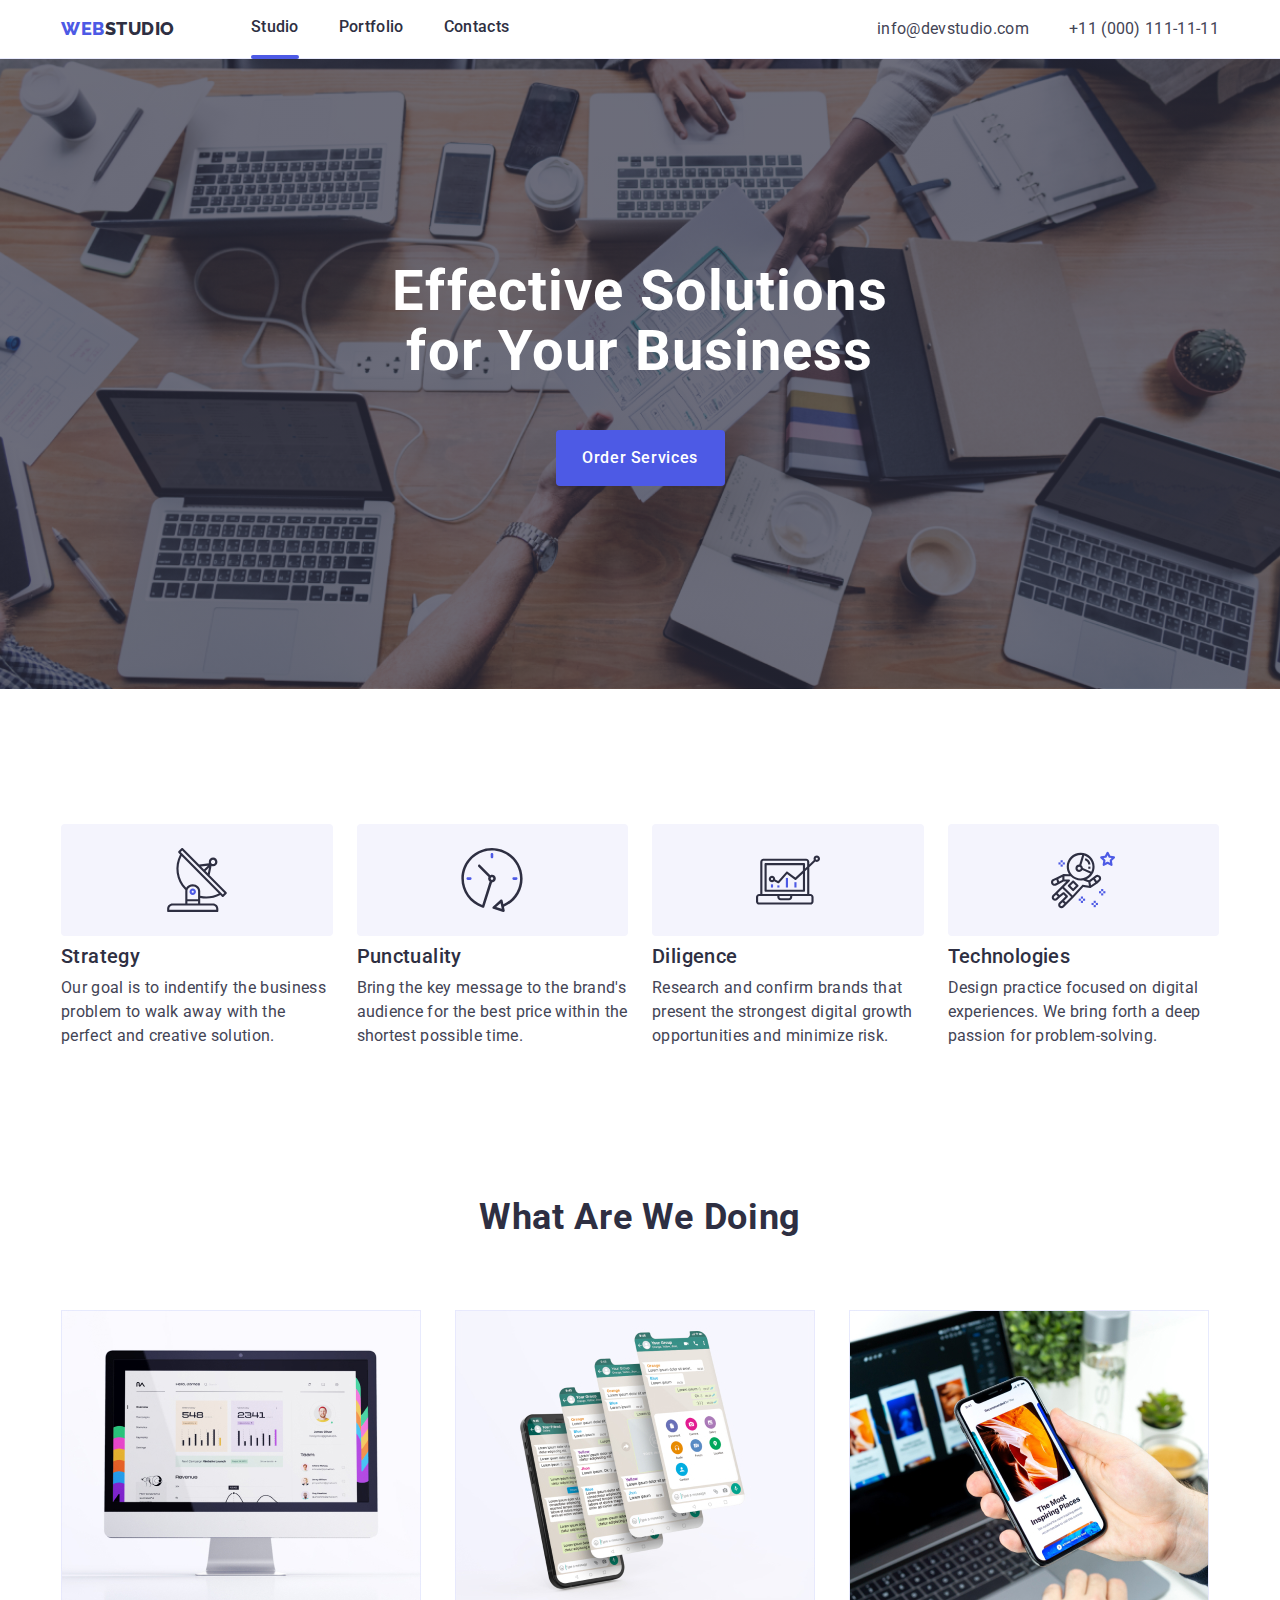
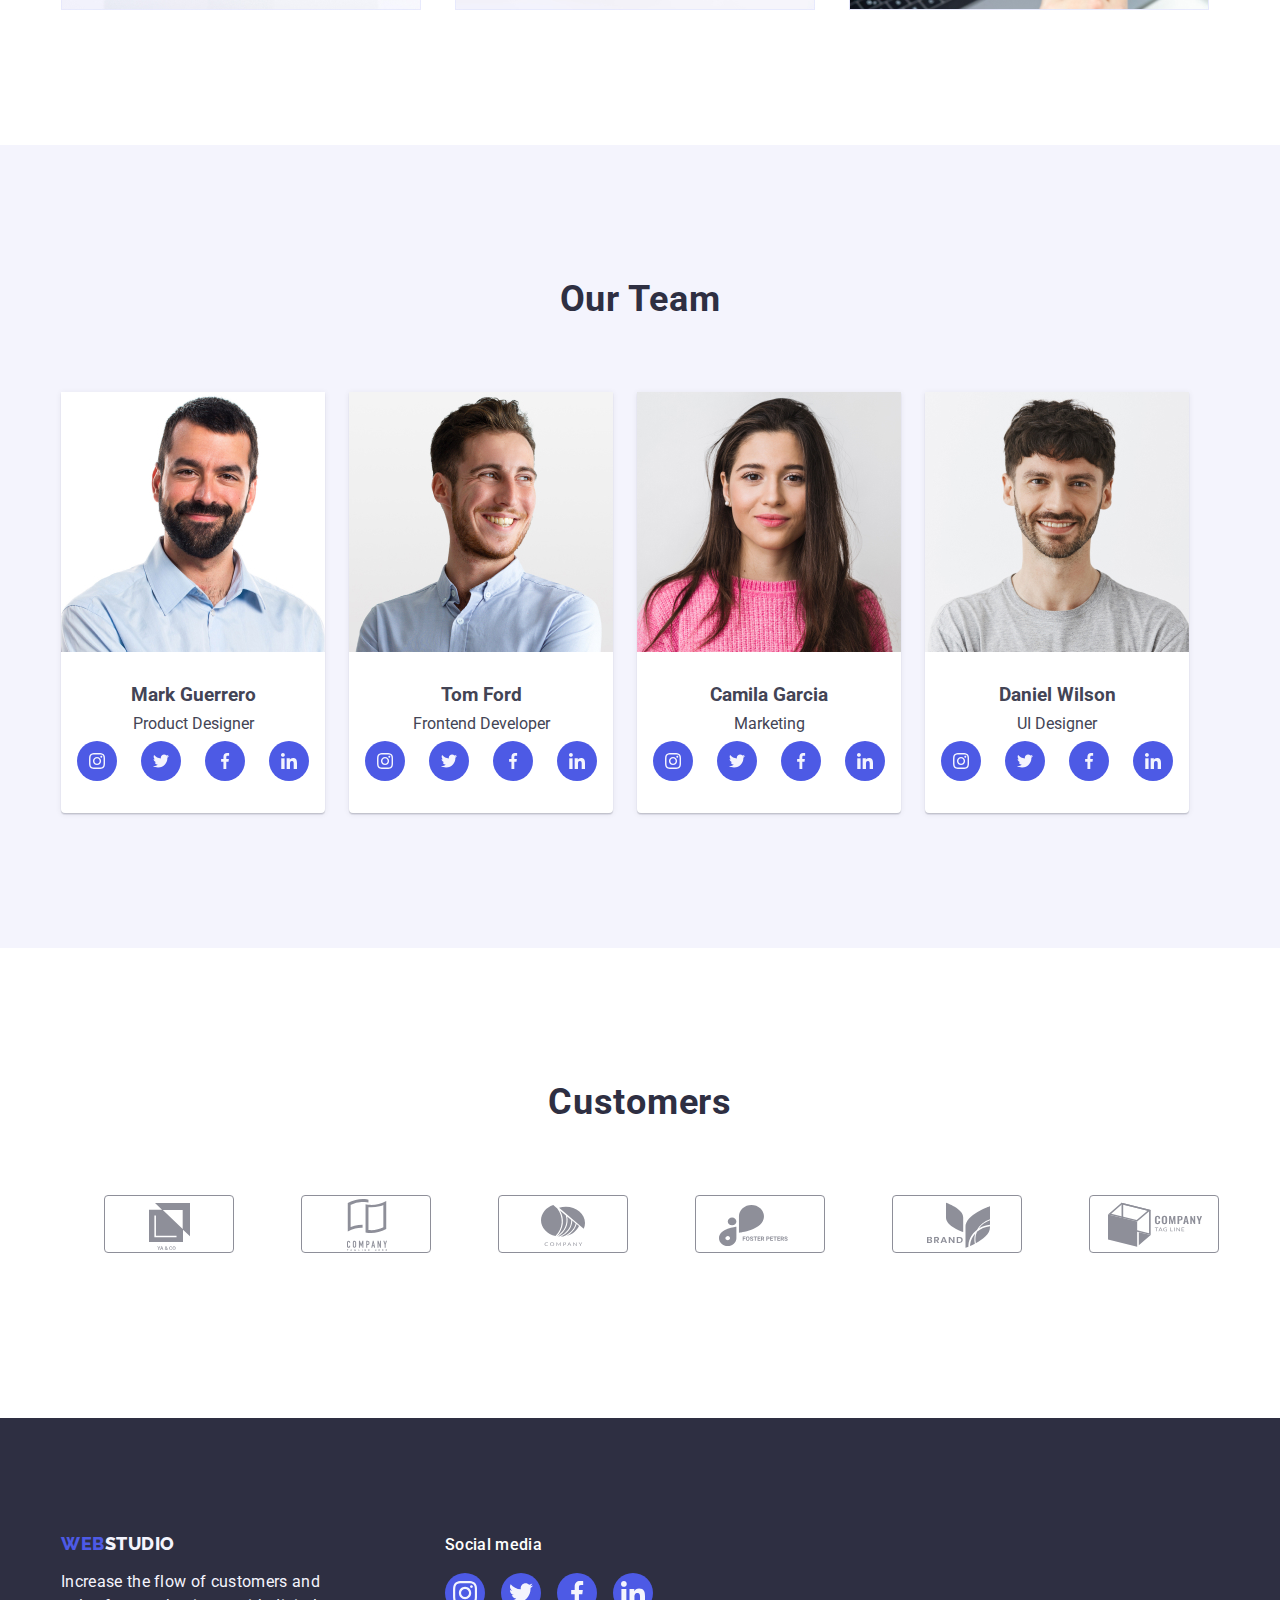
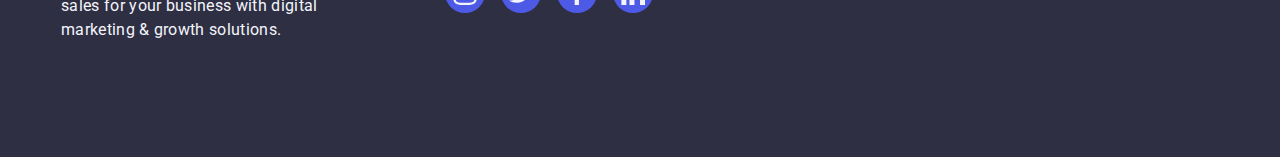
<file: index.html>
<!DOCTYPE html>
<html lang="en">
  <head>
    <meta charset="UTF-8" />
    <meta name="viewport" content="width=device-width, initial-scale=1.0" />
    <title>Index</title>

    <!-- Fonts -->
    <link rel="preconnect" href="https://fonts.googleapis.com" />
    <link rel="preconnect" href="https://fonts.gstatic.com" crossorigin />
    <link
      href="https://fonts.googleapis.com/css2?family=Raleway:wght@100;200;300;400;500;600;700;800;900&family=Roboto:wght@100;300;400;500;700;800;900&display=swap"
      rel="stylesheet"
    />

    <!-- my css -->
    <link rel="stylesheet" href="./css/styles.css" />
  </head>
  <body>
    <!-- my header -->
    <header class="header">
      <div class="top-header container">
        <nav class="nav">
          <a class="logo link" href="./index.html"
            >Web<span class="header-logo">Studio</span></a
          >

          <ul class="menu list">
            <li class="list-item">
              <a class="active item link" href="./index.html">Studio</a>
            </li>
            <li class="list-item">
              <a class="item link" href="./portfolio.html">Portfolio</a>
            </li>
            <li class="list-item">
              <a class="item link" href="">Contacts</a>
            </li>
          </ul>
        </nav>

        <address class="contacts">
          <ul class="address list">
            <li class="contact-item">
              <a class="contact link" href="mailto:info@devstudio.com"
                >info@devstudio.com</a
              >
            </li>
            <li class="contact-item">
              <a class="contact link" href="tel:+110001111111"
                >+11 (000) 111-11-11</a
              >
            </li>
          </ul>
        </address>
      </div>
    </header>

    <!-- my main -->
    <main>
      <!-- 1stsection -->
      <section class="first-section">
          <div class="container hero-container">
        <h1 class="main-header">Effective Solutions for Your Business</h1>
        <!-- Modal Start HW05 -->
        <button class="hero-button" type="button" data-modal-open>Order Services</button>
        <div class="boxing is-hidden" data-modal>
          <div class="modal">
            <button class="modal-close-button" data-modal-close>&times;</button>
          </div> 
        </div>
    </section>
    </div>

      <!-- 2ndsection-->
      <section class="second-section">
        <div class="container">
          <h2 class="visual-hidden">List</h2>
          <ul class="info list">
            <!-- Antenna Icon -->
            <li class="info-card">
              <div class="icon-container">
                <svg xmlns="http://www.w3.org/2000/svg" width="64" height="64">
                  <use href="./images/icons.svg#antenna"></use>
                </svg>
              </div>
              <h3 class="list-header">Strategy</h3>
              <p class="list-text">
                Our goal is to indentify the business problem to walk away with
                the perfect and creative solution.
              </p>
            </li>
            <!-- Clock Icon -->
            <li class="info-card">
              <div class="icon-container">
                <svg xmlns="http://www.w3.org/2000/svg" width="64" height="64">
                  <use href="./images/icons.svg#clock"></use>
                </svg>
              </div>
              <h3 class="list-header">Punctuality</h3>
              <p class="list-text">
                Bring the key message to the brand's audience for the best price
                within the shortest possible time.
              </p>
            </li>
              <!-- Diagram Icon -->
            <li class="info-card">
              <div class="icon-container">
                <svg xmlns="http://www.w3.org/2000/svg" width="64" height="64">
                  <use href="./images/icons.svg#diagram"></use>
                </svg>
              </div>
              <h3 class="list-header">Diligence</h3>
              <p class="list-text">
                Research and confirm brands that present the strongest digital
                growth opportunities and minimize risk.
              </p>
            </li>
              <!-- Astronaut Out of Balance -->
            <li class="info-card">
              <div class="icon-container">
                <svg xmlns="http://www.w3.org/2000/svg" width="64" height="64">
                  <use href="./images/icons.svg#astronaut"></use>
                </svg>
              </div>
              <h3 class="list-header">Technologies</h3>
              <p class="list-text">
                Design practice focused on digital experiences. We bring forth a
                deep passion for problem-solving.
              </p>
            </li>
          </ul>
        </div>
      </section>

      <!-- 3rdSection-->

      <section class="third-section">
        <div class="container">
          <h2 class="header-title">What are we doing</h2>
          <ul class="service list">
            <li class="service-info">
              <img
                src="./images/desktop-images.jpg"
                alt="Image of a desktop"
                width="360"
              />
            </li>
            <li class="service-info">
              <img
                src="./images/mobile-apps-image.jpg"
                alt="Image of a mobile application"
                width="360"
              />
            </li>
            <li class="service-info">
              <img
                src="./images/mobile-image.jpg"
                alt="Image of a mobile phone"
                width="360"
              />
            </li>
          </ul>
        </div>
      </section>

      <!-- 4thsection -->

      <section class="fourth-section">
        <div class="container">
          <h2 class="header-title">Our Team</h2>
          <ul class="list team">
            <!-- Member 1 -->
            <li class="team-member">
              <img
                src="./images/mark.jpg"
                alt="Image of Mark Guerrero"
                width="264"
              />
              <div class="member-info">
                <h3 class="list-header">Mark Guerrero</h3>
                <p class="list-text">Product Designer</p>
                <ul class="list socmed-info">
                  <!-- Instagram Logo -->
                  <li class="socmed-items">
                    <a href="" class="socmed-link">
                      <svg
                        class="socmed-icon"
                        xmlns="http://www.w3.org/2000/svg"
                        width="16"
                        height="16"
                      >
                        <use href="./images/icons.svg#instagram"></use>
                      </svg>
                    </a>
                  </li>
                  <!-- Twitter Logo -->
                  <li class="socmed-items">
                    <a href="" class="socmed-link">
                      <svg
                        class="socmed-icon"
                        xmlns="http://www.w3.org/2000/svg"
                        width="16"
                        height="16"
                      >
                        <use href="./images/icons.svg#twitter"></use>
                      </svg>
                    </a>
                  </li>

                  <!-- Facebook Logo -->
                  <li class="socmed-items">
                    <a href="" class="socmed-link">
                      <svg
                        class="socmed-icon"
                        xmlns="http://www.w3.org/2000/svg"
                        width="16"
                        height="16"
                      >
                        <use href="./images/icons.svg#facebook"></use>
                      </svg>
                    </a>
                  </li>

                  <!-- LinkedIn Logo -->
                  <li class="socmed-items">
                    <a href="" class="socmed-link">
                      <svg
                        class="socmed-icon"
                        xmlns="http://www.w3.org/2000/svg"
                        width="16"
                        height="16"
                      >
                        <use href="./images/icons.svg#linkedin"></use>
                      </svg>
                    </a>
                  </li>
                </ul>
              </div>
            </li>

            <!-- Member 2 -->
            <li class="team-member">
              <img src="./images/tom.jpg" alt="Image of Tom Ford" width="264" />

              <div class="member-info">
                <h3 class="list-header">Tom Ford</h3>
                <p class="list-text">Frontend Developer</p>
                <ul class="list socmed-info">
                  <!-- Instagram Logo -->
                  <li class="socmed-items">
                    <a href="" class="socmed-link">
                      <svg
                        class="socmed-icon"
                        xmlns="http://www.w3.org/2000/svg"
                        width="16"
                        height="16"
                      >
                        <use href="./images/icons.svg#instagram"></use>
                      </svg>
                    </a>
                  </li>
                  <!-- Twitter Logo -->
                  <li class="socmed-items">
                    <a href="" class="socmed-link">
                      <svg
                        class="socmed-icon"
                        xmlns="http://www.w3.org/2000/svg"
                        width="16"
                        height="16"
                      >
                        <use href="./images/icons.svg#twitter"></use>
                      </svg>
                    </a>
                  </li>

                  <!-- Facebook Logo -->
                  <li class="socmed-items">
                    <a href="" class="socmed-link">
                      <svg
                        class="socmed-icon"
                        xmlns="http://www.w3.org/2000/svg"
                        width="16"
                        height="16"
                      >
                        <use href="./images/icons.svg#facebook"></use>
                      </svg>
                    </a>
                  </li>

                  <!-- LinkedIn Logo -->
                  <li class="socmed-items">
                    <a href="" class="socmed-link">
                      <svg
                        class="socmed-icon"
                        xmlns="http://www.w3.org/2000/svg"
                        width="16"
                        height="16"
                      >
                        <use href="./images/icons.svg#linkedin"></use>
                        </svg>
                    </a>
                  </li>
                </ul>
              </div>
            </li>

            <!-- Member 3 -->
            <li class="team-member">
              <img
                src="./images/camila.jpg"
                alt="Image of Camila Garcia"
                width="264"
              />
              <div class="member-info">
                <h3 class="list-header">Camila Garcia</h3>
                <p class="list-text">Marketing</p>
                <ul class="list socmed-info">
                  <!-- Instagram Logo -->
                  <li class="socmed-items">
                    <a href="" class="socmed-link">
                      <svg
                        class="socmed-icon"
                        xmlns="http://www.w3.org/2000/svg"
                        width="16"
                        height="16"
                      >
                        <use href="./images/icons.svg#instagram"></use>
                      </svg>
                    </a>
                  </li>
                  <!-- Twitter Logo -->
                  <li class="socmed-items">
                    <a href="" class="socmed-link">
                      <svg
                        class="socmed-icon"
                        xmlns="http://www.w3.org/2000/svg"
                        width="16"
                        height="16"
                      >
                        <use href="./images/icons.svg#twitter"></use>
                      </svg>
                    </a>
                  </li>

                  <!-- Facebook Logo -->
                  <li class="socmed-items">
                    <a href="" class="socmed-link">
                      <svg
                        class="socmed-icon"
                        xmlns="http://www.w3.org/2000/svg"
                        width="16"
                        height="16"
                      >
                        <use href="./images/icons.svg#facebook"></use>
                      </svg>
                    </a>
                  </li>

                  <!-- LinkedIn Logo -->
                  <li class="socmed-items">
                    <a href="" class="socmed-link">
                      <svg
                        class="socmed-icon"
                        xmlns="http://www.w3.org/2000/svg"
                        width="16"
                        height="16"
                      >
                        <use href="./images/icons.svg#linkedin"></use>
                      </svg>
                    </a>
                  </li>
                </ul>
              </div>
            </li>

            <!-- Member 4 -->
            <li class="team-member">
              <img
                src="./images/daniel.jpg"
                alt="Image of Daniel Wilson"
                width="264"
              />
              <div class="member-info">
                <h3 class="list-header">Daniel Wilson</h3>
                <p class="list-text">UI Designer</p>
                <ul class="list socmed-info">
                  <!-- Instagram Logo -->
                  <li class="socmed-items">
                    <a href="" class="socmed-link">
                      <svg
                        class="socmed-icon"
                        xmlns="http://www.w3.org/2000/svg"
                        width="16"
                        height="16"
                      >
                        <use href="./images/icons.svg#instagram"></use>
                      </svg>
                    </a>
                  </li>
                  <!-- Twitter Logo -->
                  <li class="socmed-items">
                    <a href="" class="socmed-link">
                      <svg
                        class="socmed-icon"
                        xmlns="http://www.w3.org/2000/svg"
                        width="16"
                        height="16"
                      >
                        <use href="./images/icons.svg#twitter"></use>
                      </svg>
                    </a>
                  </li>

                  <!-- Facebook Logo -->
                  <li class="socmed-items">
                    <a href="" class="socmed-link">
                      <svg
                        class="socmed-icon"
                        xmlns="http://www.w3.org/2000/svg"
                        width="16"
                        height="16"
                      >
                        <use href="./images/icons.svg#facebook"></use>
                      </svg>
                    </a>
                  </li>

                  <!-- LinkedIn Logo -->
                  <li class="socmed-items">
                    <a href="" class="socmed-link">
                      <svg
                        class="socmed-icon"
                        xmlns="http://www.w3.org/2000/svg"
                        width="16"
                        height="16"
                      >
                        <use href="./images/icons.svg#linkedin"></use>
                       </svg>
                    </a>
                  </li>
                </ul>
              </div>
            </li>
          </ul>
        </div>
      </section>

      <!-- 5th Section -->

      <section class="fifth-section">
        <div class="container">
          <h2 class="header-title">Customers</h2>
          <ul class="list customer">

            <!-- Client #1 -->
            <li class="customer-list"></li>
              <a href="" class="customer-link">
                <svg
                  xmlns="http://www.w3.org/2000/svg"
                  width="104"
                  height="56"
                  class="customer-icon"
                >
                  <use href="./images/icons.svg#client-1"></use>
                </svg>
              </a>
            </li>

            <!-- Client #2 -->
             <li class="customer-list"></li>
              <a href="" class="customer-link">
                <svg
                  xmlns="http://www.w3.org/2000/svg"
                  width="104"
                  height="56"
                  class="customer-icon"
                >
                  <use href="./images/icons.svg#client-2"></use>
                </svg>
              </a>
            </li>

            <!-- Client #3 -->
             <li class="customer-list"></li>
              <a href="" class="customer-link">
                <svg
                  xmlns="http://www.w3.org/2000/svg"
                  width="104"
                  height="56"
                  class="customer-icon"
                >
                  <use href="./images/icons.svg#client-3"></use>
                </svg>
              </a>
            </li>

            <!-- Client #4 -->
             <li class="customer-list"></li>
              <a href="" class="customer-link">
                <svg
                  xmlns="http://www.w3.org/2000/svg"
                  width="104"
                  height="56"
                  class="customer-icon"
                >
                  <use href="./images/icons.svg#client-4"></use>
                </svg>
              </a>
            </li>
            
            <!-- Client #5 -->
             <li class="customer-list"></li>
              <a href="" class="customer-link">
                <svg
                  xmlns="http://www.w3.org/2000/svg"
                  width="104"
                  height="56"
                  class="customer-icon"
                >
                  <use href="./images/icons.svg#client-5"></use>
                </svg>
              </a>
            </li>

            <!-- Client #6 -->
             <li class="customer-list"></li>
              <a href="" class="customer-link">
                <svg
                  xmlns="http://www.w3.org/2000/svg"
                  width="104"
                  height="56"
                  class="customer-icon"
                >
                  <use href="./images/icons.svg#client-6"></use>
                </svg>
              </a>
            </li>
          </ul>
        </div>
      </section>
    </main>

    <!-- myfooter -->

    <footer class="footer">
      <div class="container">
        <!-- Logo & Text -->
        <div class="wrapper">
          <a class="logo link" href="./index.html"
            >Web<span class="footer-logo">Studio</span></a
          >
          <p class="footer-text">
            Increase the flow of customers and sales for your business with
            digital marketing & growth solutions.
          </p>
        </div>
          <!-- Social Media Logo -->
        <div class="wrapper">
          <p class="footer-socmed-header">Social media</p>
          <ul class="list footer-socmed">

            <!-- Instagram Logo -->
            <li class="footer-socmed-icon">
              <a href="" class="footer-socmed-link">
                <svg
                  class="footer-socmed-svg"
                  xmlns="http://www.w3.org/2000/svg"
                  width="24"
                  height="24"
                >
                  <use href="./images/icons.svg#instagram-footer"></use>
                </svg>
              </a>
            </li>

            <!-- Twitter Logo -->
            <li class="footer-socmed-icon">
              <a href="" class="footer-socmed-link">
                <svg
                  class="footer-socmed-svg"
                  xmlns="http://www.w3.org/2000/svg"
                  width="24"
                  height="24"
                >
                  <use href="./images/icons.svg#twitter-footer"></use>
                </svg>
              </a>
            </li>

            <!-- Facebook Logo -->
            <li class="footer-socmed-icon">
              <a href="" class="footer-socmed-link">
                <svg
                  class="footer-socmed-svg"
                  xmlns="http://www.w3.org/2000/svg"
                  width="24"
                  height="24"
                >
                  <use href="./images/icons.svg#facebook-footer"></use>
                </svg>
              </a>
            </li>

            <!-- LinkedIn Logo -->
            <li class="footer-socmed-icon">
              <a href="" class="footer-socmed-link">
                <svg
                  class="footer-socmed-svg"
                  xmlns="http://www.w3.org/2000/svg"
                  width="24"
                  height="24"
                >
                  <use href="./images/icons.svg#linkedin-footer"></use>
                </svg>
              </a>
            </li>
          </ul>
        </div>
      </div>
    </footer>

    
    <!-- For HW05 Modal JS -->
    <script src="./js/modal.js"></script>

  </body>
</html>
</file>
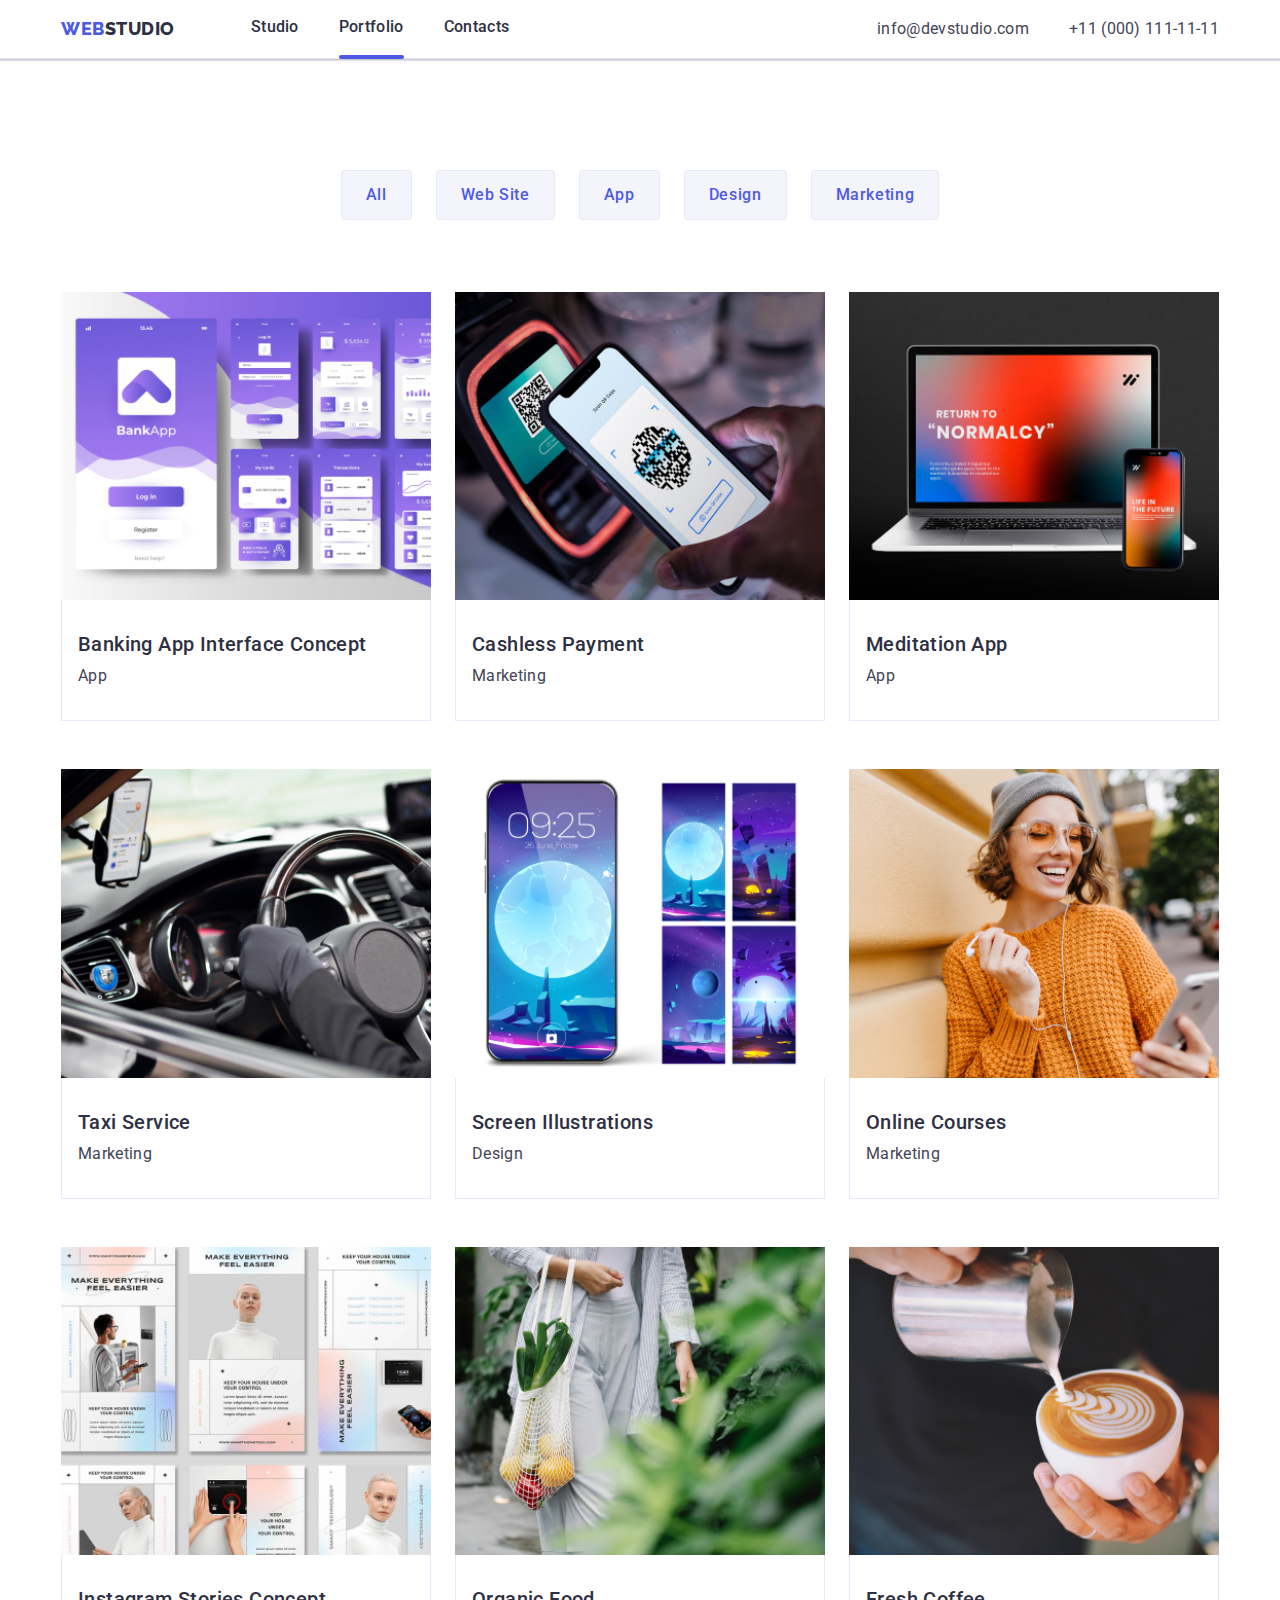
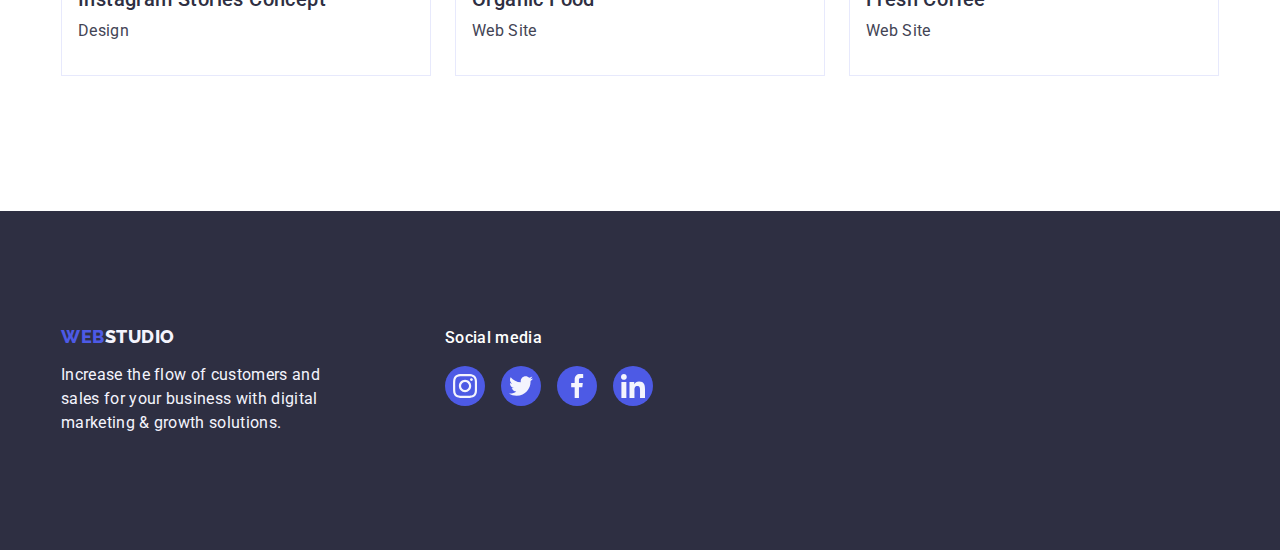
<file: portfolio.html>
<!DOCTYPE html>
<html lang="en">
  <head>
    <meta charset="UTF-8" />
    <meta name="viewport" content="width=device-width, initial-scale=1.0" />
    <title>Portfolio</title>

    <!-- Fonts -->
    <link rel="preconnect" href="https://fonts.googleapis.com" />
    <link rel="preconnect" href="https://fonts.gstatic.com" crossorigin />
    <link
      href="https://fonts.googleapis.com/css2?family=Raleway:wght@100;200;300;400;500;600;700;800;900&family=Roboto:wght@100;300;400;500;700;800;900&display=swap"
      rel="stylesheet"
    />

    <!-- my css -->
    <link rel="stylesheet" href="./css/styles.css" />
  </head>
  <body>
    <!-- my headers -->
    <header class="header">
      <div class="top-header container">
        <nav class="nav">
          <a class="logo link" href="./index.html"
            >Web<span class="header-logo">Studio</span></a
          >

          <ul class="list menu">
            <li class="list-item">
              <a class="item link" href="./index.html">Studio</a>
            </li>
            <li class="list-item">
              <a class="active item link" href="./portfolio.html">Portfolio</a>
            </li>
            <li class="list-item">
              <a class="item link" href="">Contacts</a>
            </li>
          </ul>
        </nav>

        <address class="contacts">
          <ul class="list">
            <li class="contact-item">
              <a class="contact link" href="mailto:info@devstudio.com"
                >info@devstudio.com</a
              >
            </li>
            <li class="contact-item">
              <a class="contact link" href="tel:+110001111111"
                >+11 (000) 111-11-11</a
              >
            </li>
          </ul>
        </address>
      </div>
    </header>

    <!-- my Main  -->
    <main>
      <section class="services-section">
        <div class="container">
          <h1 class="visual-hidden">Services</h1>

          <!-- The Buttons -->
          <ul class="btn list">
            <li><button type="button" class="btn-menu">All</button></li>
            <li><button type="button" class="btn-menu">Web Site</button></li>
            <li><button type="button" class="btn-menu">App</button></li>
            <li><button type="button" class="btn-menu">Design</button></li>
            <li><button type="button" class="btn-menu">Marketing</button></li>
          </ul>

          <!-- The Services  -->

          <ul class="svc list">
            <li class="project svc-item">
              <div class="project-image">
              <a class="svc link" href="">
                <img
                  src="./images/imgmobile.jpg"
                  alt="Image of mobile bank"
                  width="370"
                />
                <div class="project-image-caption">
                  <p>
                   My wealth and treasure? It can be yours if you want it! Search for it! I left everything in that one place.
                  </p>
                </div>
                </div>
                <div class="svc-info">
                  <h2 class="list-header">Banking App Interface Concept</h2>
                  <p class="list-text">App</p>
                </div>
              </a>
            </li>

            <li class="project svc-item">
              <div class="project-image">
              <a class="svc link" href="">
                <img
                  src="./images/imgpayment.jpg"
                  alt="Image of a mobile payment"
                  width="370"
                />
                <div class="project-image-caption">
                  <p> My wealth and treasure? It can be yours if you want it! Search for it! I left everything in that one place.</p>
                </div>
                </div>
                <div class="svc-info">
                  <h2 class="list-header">Cashless Payment</h2>
                  <p class="list-text">Marketing</p>
                </div>
              </a>
            </li>

            <li class="project svc-item">
              <div class="project-image">
              <a class="svc link" href="">
                <img
                  src="./images/imglaptop.jpg"
                  alt="Image of a meditation app"
                  width="370"
                />
                <div class="project-image-caption">
                  <p> My wealth and treasure? It can be yours if you want it! Search for it! I left everything in that one place.</p>
                </div>
                </div>
                <div class="svc-info">
                  <h2 class="list-header">Meditation App</h2>
                  <p class="list-text">App</p>
                </div>
              </a>
            </li>

            <li class="project svc-item">
              <div class="project-image">
              <a class="svc link" href="">
                <img
                  src="./images/imgcar.jpg"
                  alt="Image of a driving"
                  width="370"
                />
                <div class="project-image-caption">
                  <p> My wealth and treasure? It can be yours if you want it! Search for it! I left everything in that one place.</p>
                </div>
                </div>
                <div class="svc-info">
                  <h2 class="list-header">Taxi Service</h2>
                  <p class="list-text">Marketing</p>
                </div>
              </a>
            </li>

            <li class="project svc-item">
              <div class="project-image">
              <a class="svc link" href="">
                <img
                  src="./images/imgwall.jpg"
                  alt="Image of a screen Illustrations"
                  width="370"
                />
                <div class="project-image-caption">
                  <p> My wealth and treasure? It can be yours if you want it! Search for it! I left everything in that one place.</p>
                </div>
                </div>
                <div class="svc-info">
                  <h2 class="list-header">Screen Illustrations</h2>
                  <p class="list-text">Design</p>
                </div>
              </a>
            </li>

            <li class="project svc-item">
              <div class="project-image">
              <a class="svc link" href="">
                <img
                  src="./images/imggirlsg.jpg"
                  alt="Image of a Online Courses "
                  width="370"
                />
                <div class="project-image-caption">
                  <p> My wealth and treasure? It can be yours if you want it! Search for it! I left everything in that one place..</p>
                </div>
                </div>
                <div class="svc-info">
                  <h2 class="list-header">Online Courses</h2>
                  <p class="list-text">Marketing</p>
                </div>
              </a>
            </li>

            <li class="project svc-item">
              <div class="project-image">
              <a class="svc link" href="">
                <img
                  src="./images/imggirldesign.jpg"
                  alt="Image of Instagram Stories "
                  width="370"
                />
                <div class="project-image-caption">
                  <p>My wealth and treasure? It can be yours if you want it! Search for it! I left everything in that one place.</p>
                </div>
                </div>
                <div class="svc-info">
                  <h2 class="list-header">Instagram Stories Concept</h2>
                  <p class="list-text">Design</p>
                </div>
              </a>
            </li>

            <li class="project svc-item">
              <div class="project-image">
              <a class="svc link" href="">
                <img
                  src="./images/imgvegie.jpg"
                  alt="Image of Vegetable "
                  width="370"
                />
                <div class="project-image-caption">
                  <p> My wealth and treasure? It can be yours if you want it! Search for it! I left everything in that one place.</p>
                </div>
                </div>
                <div class="svc-info">
                  <h2 class="list-header">Organic Food</h2>
                  <p class="list-text">Web Site</p>
                </div>
              </a>
            </li>

            <li class="project svc-item">
              <div class="project-image">
              <a class="svc link" href="">
                <img
                  src="./images/imgcoffee.jpg"
                  alt="Image of a Fresh Coffee "
                  width="370"
                />
                <div class="project-image-caption">
                  <p> My wealth and treasure? It can be yours if you want it! Search for it! I left everything in that one place.</p>
                </div>
                </div>
                <div class="svc-info">
                  <h2 class="list-header">Fresh Coffee</h2>
                  <p class="list-text">Web Site</p>
                </div>
              </a>
            </li>
          </ul>
        </div>
      </section>
    </main>

    <!-- myfooter -->

    <footer class="footer">
      <div class="container">
        <!-- Logo & Text -->
        <div class="wrapper">
          <a class="logo link" href="./index.html"
            >Web<span class="footer-logo">Studio</span></a
          >
          <p class="footer-text">
            Increase the flow of customers and sales for your business with
            digital marketing & growth solutions.
          </p>
        </div>
        <!-- Social Media Logo -->
        <div class="wrapper">
          <p class="footer-socmed-header">Social media</p>
          <ul class="list footer-socmed">
            <!-- Instagram Logo -->
            <li class="footer-socmed-icon">
              <a href="" class="footer-socmed-link">
                <svg
                  class="footer-socmed-svg"
                  xmlns="http://www.w3.org/2000/svg"
                  width="24"
                  height="24"
                >
                  <use href="./images/icons.svg#instagram-footer"></use>
                </svg>
              </a>
            </li>

            <!-- Twitter Logo -->
            <li class="footer-socmed-icon">
              <a href="" class="footer-socmed-link">
                <svg
                  class="footer-socmed-svg"
                  xmlns="http://www.w3.org/2000/svg"
                  width="24"
                  height="24"
                >
                  <use href="./images/icons.svg#twitter-footer"></use>
                </svg>
              </a>
            </li>

            <!-- Facebook Logo -->
            <li class="footer-socmed-icon">
              <a href="" class="footer-socmed-link">
                <svg
                  class="footer-socmed-svg"
                  xmlns="http://www.w3.org/2000/svg"
                  width="24"
                  height="24"
                >
                  <use href="./images/icons.svg#facebook-footer"></use>
                </svg>
              </a>
            </li>

            <!-- LinkedIn Logo -->
            <li class="footer-socmed-icon">
              <a href="" class="footer-socmed-link">
                <svg
                  class="footer-socmed-svg"
                  xmlns="http://www.w3.org/2000/svg"
                  width="24"
                  height="24"
                >
                  <use href="./images/icons.svg#linkedin-footer"></use>
                </svg>
              </a>
            </li>
          </ul>
        </div>
      </div>
    </footer>
  </body>
</html>
</file>
<file: css/styles.css>
* {
  margin: 0;
  padding: 0;
}

:root {
  --slate: #434455;
  --iris: #4d5ae5;
  --white: #ffffff;
  --navy-blue: #2e2f42;
  --ocean: #404bbf;
  --cloud: #f4f4fd;
  --cornflower: #e7e9fc;
  --light-slate: #8e8f99;
  --green: #31d0aa;
  --navy-blue-modal: rgba(46, 47, 66, 0.4);
  --dairy: #fcfcfc;
}
/* forr index */
body {
  font-family: 'Roboto', sans-serif;
  color: var(--slate);
  background-color: var(--white);
}

/* forr header */
.logo {
  font-family: 'Raleway', sans-serif;
  font-weight: 800;
  font-size: 18px;
  line-height: 1.17;
  letter-spacing: 0.03em;
  text-transform: uppercase;
  color: var(--iris);
}

.header {
  border-bottom: 1px solid var(--cornflower);
  box-shadow: 0px 2px 1px rgba(46, 47, 66, 0.08),
    0px 1px 1px rgba(46, 47, 66, 0.16), 0px 1px 6px rgba(46, 47, 66, 0.08);
}

.top-header {
  display: flex;
  justify-content: space-between;
}

.nav,
.contacts {
  display: flex;
  align-items: center;
}

.container {
  width: 1158px;
  margin: 0 auto;
  padding: 15px 0px;
}

.logo {
  margin-right: 76px;
}

/* for navigation items*/
.link {
  text-decoration: none;
}

.header-logo {
  color: var(--navy-blue);
}

/* For HW05 */

.active.link {
  color: var(--ocean);
  position: relative;
  transition: color 250ms cubic-bezier(0.4, 0, 0.2, 1);
}

.contact-item > .link {
  transition: color 250ms cubic-bezier(0.4, 0, 0.2, 1);
}

.active::after {
  content: '';
  position: relative;
  display: block;
  left: 0;
  bottom: -16px;
  height: 4px;
  background-color: var(--iris);
  border-radius: 2px;
  width: 100%;
}

.list {
  list-style: none;
}
.nav > .list {
  display: flex;
  gap: 40px;
}
.list-item > .item {
  font-weight: 500;
  font-size: 16px;
  line-height: 1.5;
  letter-spacing: 0.02em;
  color: var(--navy-blue);
}

li > .link:hover,
li > .link:focus {
  color: var(--ocean);
}

/* for address */
.contacts {
  font-style: normal;
}

.contact-item > .contact {
  font-size: 16px;
  line-height: 1.5;
  letter-spacing: 0.02em;
  color: var(--slate);
}
.contacts > .list {
  display: flex;
  gap: 40px;
}

.contact {
  font-size: 16px;
  line-height: 1.5;
  letter-spacing: 0.02em;
  color: var(--slate);
  padding: 24px 0;
}

/* 1st section*/
.first-section {
  background-color: var(--navy-blue);
  padding: 188px 0;

  /* For HW04 */

  background-image: linear-gradient(
      rgba(46, 47, 66, 0.7),
      rgba(46, 47, 66, 0.7)
    ),
    url(../images/hero-img.jpg);
  background-repeat: no-repeat, no-repeat;
  background-position: center, center;
  background-size: cover;
  max-width: 1440px, 1440px;
}

.main-header {
  font-size: 56px;
  line-height: 1.07;
  text-align: center;
  letter-spacing: 0.02em;
  color: var(--white);
  max-width: 496px;
  margin: 0 auto 48px;
}

.hero-button {
  background-color: var(--iris);
  font-family: inherit;
  font-weight: 500;
  font-size: 16px;
  line-height: 1.5;
  letter-spacing: 0.04em;
  color: var(--white);
  cursor: pointer;
  display: block;
  min-width: 169px;
  height: 56px;
  border: none;
  border-radius: 4px;
  margin: 0 auto;
  transition: background-color 250ms cubic-bezier(0.4, 0, 0.2, 1);
}

.hero-button:hover,
.hero-button:focus {
  background-color: var(--ocean);
}

/*2nd section*/

.visual-hidden {
  position: absolute;
  width: 1px;
  height: 1px;
  margin: -1px;
  border: 0;
  padding: 0;
  white-space: nowrap;
  clip-path: inset(100%);
  clip: rect(0 0 0 0);
  overflow: hidden;
}

.info .list-header,
.svc .list-header {
  font-weight: 500;
  font-size: 20px;
  line-height: 1.2;
  letter-spacing: 0.02em;
  color: var(--navy-blue);
  margin-bottom: 8px;
  text-align: left;
}

.info .list-text,
.svc .list-text {
  font-size: 16px;
  line-height: 1.5;
  letter-spacing: 0.02em;
  color: var(--slate);
  text-align: left;
}
.second-section {
  padding: 120px 0;
}
.info.list {
  display: flex;
  gap: 24px;
}

/* For HW04 */

.icon-container {
  display: flex;
  align-items: center;
  justify-content: center;
  height: 112px;
  background-color: var(--cloud);
  border-radius: 4px;
  margin-bottom: 8px;
}

.info-card {
  flex-basis: calc((100% - 72px) / 4);
}

/*3rd section*/

.header-title {
  font-size: 36px;
  line-height: 1.11;
  text-align: center;
  letter-spacing: 0.02em;
  text-transform: capitalize;
  color: var(--navy-blue);
  margin-bottom: 72px;
}
.third-section {
  padding-bottom: 120px;
}

.service.list {
  display: flex;
  gap: 24px;
}
.service-info {
  flex-basis: calc((100% - 48px) / 3);
}
/*4th section*/
.fourth-section {
  background-color: var(--cloud);
  padding: 120px 0;
}
.team.list {
  display: flex;
  gap: 24px;
}

.team-member {
  background-color: var(--white);
  flex-basis: calc((100% -72px) / 4);
  border-radius: 0 0 4px 4px;

  /* For HW04 */
  box-shadow: 0px 1px 6px rgba(46, 47, 66, 0.08),
    0px 1px 1px rgba(46, 47, 66, 0.16), 0px 2px 1px rgba(46, 47, 66, 0.08);
}

.member-info {
  padding: 32px 0;
}

.list-header {
  text-align: center;
  margin-bottom: 8px;
}

.list-text {
  text-align: center;
}

/* For HW04 */
.socmed-info {
  gap: 24px;
  margin-top: 8px;
  display: flex;
  justify-content: center;
}

.socmed-items {
  width: 40px;
  height: 40px;
}

.socmed-link {
  display: flex;
  align-items: center;
  justify-content: center;
  width: 100%;
  height: 100%;
  background-color: var(--iris);
  border-radius: 50%;
  transition: background-color 250ms cubic-bezier(0.4, 0, 0.2, 1);
}

.socmed-link:hover,
.socmed-link:focus {
  background-color: var(--ocean);
}

.socmed-icon {
  fill: var(--cloud);
}

/* For HW04 & 5th Section*/

.fifth-section {
  padding: 120px 0;
}

.customer {
  display: flex;
  gap: 24px;
}

.customer-list {
  width: calc((100% - 120px) / 6);
  height: 88px;
}

.customer-link {
  display: flex;
  align-items: center;
  justify-content: center;
  width: 100%;
  height: 100%;
  border: 1px solid var(--light-slate);
  border-radius: 4px;
  color: var(--light-slate);
  transition: color 250ms cubic-bezier(0.4, 0, 0.2, 1),
    border-color 250ms cubic-bezier(0.4, 0, 0.2, 1);
}

.customer-link:hover,
.customer-link:focus {
  border-color: var(--ocean);
  color: var(--ocean);
}

.customer-icon {
  fill: currentColor;
}

/* myfooter*/

.footer {
  background-color: var(--navy-blue);
  padding: 100px 0;
}

.footer-logo {
  color: var(--cloud);
}

.footer-text {
  line-height: 1.5;
  color: var(--cloud);
  letter-spacing: 0.02em;
  max-width: 264px;
}
.footer .link {
  display: inline-block;
  margin-bottom: 16px;
}

/* HW04 For Footer */

.footer > .container {
  display: flex;
  align-items: baseline;
}

.wrapper {
  margin-right: 120px;
}

.footer-socmed-header {
  font-weight: 500;
  font-size: 16px;
  line-height: 1.5;
  letter-spacing: 0.02em;
  color: var(--white);
  margin-bottom: 16px;
}

.footer-socmed {
  display: flex;
  gap: 16px;
}

.footer-socmed-icon {
  width: 40px;
  height: 40px;
}

.footer-socmed-link {
  display: flex;
  align-items: center;
  justify-content: center;
  width: 100%;
  height: 100%;
  background-color: var(--iris);
  border-radius: 50%;
}

.footer-socmed-link:hover,
.footer-socmed-link:focus {
  background-color: var(--green);
  transition: background-color 250ms cubic-bezier(0.4, 0, 0.2, 1);
}

.footer-socmed-svg {
  fill: var(--cloud);
}
/* for buttons Portfolio */

.services-section {
  padding: 96px 0 120px 0;
}

.btn-menu {
  font-family: inherit;
  font-weight: 500;
  font-size: 16px;
  line-height: 1.5;
  letter-spacing: 0.04em;
  color: var(--iris);
  background-color: var(--cloud);
  cursor: pointer;
  padding: 12px 24px;
  border: 1px solid var(--cornflower);
  border-radius: 4px;
  transition: color 250ms cubic-bezier(0.4, 0, 0.2, 1),
    background-color 250ms cubic-bezier(0.4, 0, 0.2, 1),
    border-color 250ms cubic-bezier(0.4, 0, 0.2, 1),
    box-shadow 250ms cubic-bezier(0.4, 0, 0.2, 1);
}

.btn-menu:hover,
.btn-menu:focus {
  color: var(--white);
  background-color: var(--ocean);
  border: 1px solid transparent;
  box-shadow: 0px 3px 1px rgba(0, 0, 0, 0.1), 0px 2px 1px rgba(0, 0, 0, 0.08),
    0px 2px 2px rgba(0, 0, 0, 0.12);
}

.btn.list {
  display: flex;
  justify-content: center;
  gap: 24px;
  margin-bottom: 72px;
}

/* all images covert to block element */

/* My Portfolio */
img {
  display: block;
  border-bottom: none;
}

.svc.list {
  display: flex;
  flex-wrap: wrap;
  column-gap: 24px;
  row-gap: 48px;
}

.svc-item {
  flex-basis: calc((100% - 48px) / 3);
}

.svc-info {
  padding: 32px 16px;
  border: 1px solid var(--cornflower);
  border-top: none;
}

.svc.link {
  display: block;
  overflow: hidden;
}

/* Project Hovering animation HW05 */

.project:hover,
.project:focus {
  box-shadow: 0px 3px 1px rgba(0, 0, 0, 0.1), 0px 2px 1px rgba(0, 0, 0, 0.08),
    0px 2px 2px rgba(0, 0, 0, 0.12);
}

.project-image-caption {
  position: absolute;
  background-color: rgba(77, 90, 229, 1);
  color: white;
  width: 100%;
  height: 100%;
  top: 0%;
  left: 0%;
  opacity: 0;
  transform: translateY(100%);
  transition: transform 250ms cubic-bezier(0.4, 0, 0.2, 1);
}

.project-image-caption p {
  padding: 40px 32px;
}
.project-image {
  position: relative;
  overflow: hidden;
}

.project:hover .project-image-caption {
  opacity: 1;
  transform: translateY(0);
}

/* Modal JS For HW05 */

.boxing {
  position: fixed;
  top: 0;
  left: 0;
  width: 100%;
  height: 100%;
  background-color: var(--navy-blue-modal);
  transition: opacity 250ms cubic-bezier(0.4, 0, 0.2, 1),
    visibility 250ms cubic-bezier(0.4, 0, 0.2, 1);
}

.modal {
  position: absolute;
  top: 50%;
  left: 50%;
  transform: translate(-50%, -50%) scale(1);
  width: 408px;
  min-height: 584px;
  background: var(--dairy);
  box-shadow: 0px 1px 1px rgba(0, 0, 0, 0.14), 0px 1px 3px rgba(0, 0, 0, 0.12),
    0px 2px 1px rgba(0, 0, 0, 0.2);
  border-radius: 4px;
  transition: transform 250ms cubic-bezier(0.4, 0, 0.2, 1);
}

.modal-close-button {
  position: absolute;
  top: 24px;
  right: 24px;
  width: 24px;
  height: 24px;
  border-radius: 50%;
  display: flex;
  align-items: center;
  justify-content: center;
  background-color: var(--cornflower);
  border: 1px solid rgba(0, 0, 0, 0.1);
  padding: 0;
  cursor: pointer;
  transition: background-color 250ms cubic-bezier(0.4, 0, 0.2, 1),
    border 250ms cubic-bezier(0.4, 0, 0.2, 1);
}

.modal-close-button:hover,
.modal-close-button:focus {
  background-color: var(--ocean);
  border: none;
  fill: white;
}

.is-hidden {
  pointer-events: none;
  opacity: 0;
}
</file>
